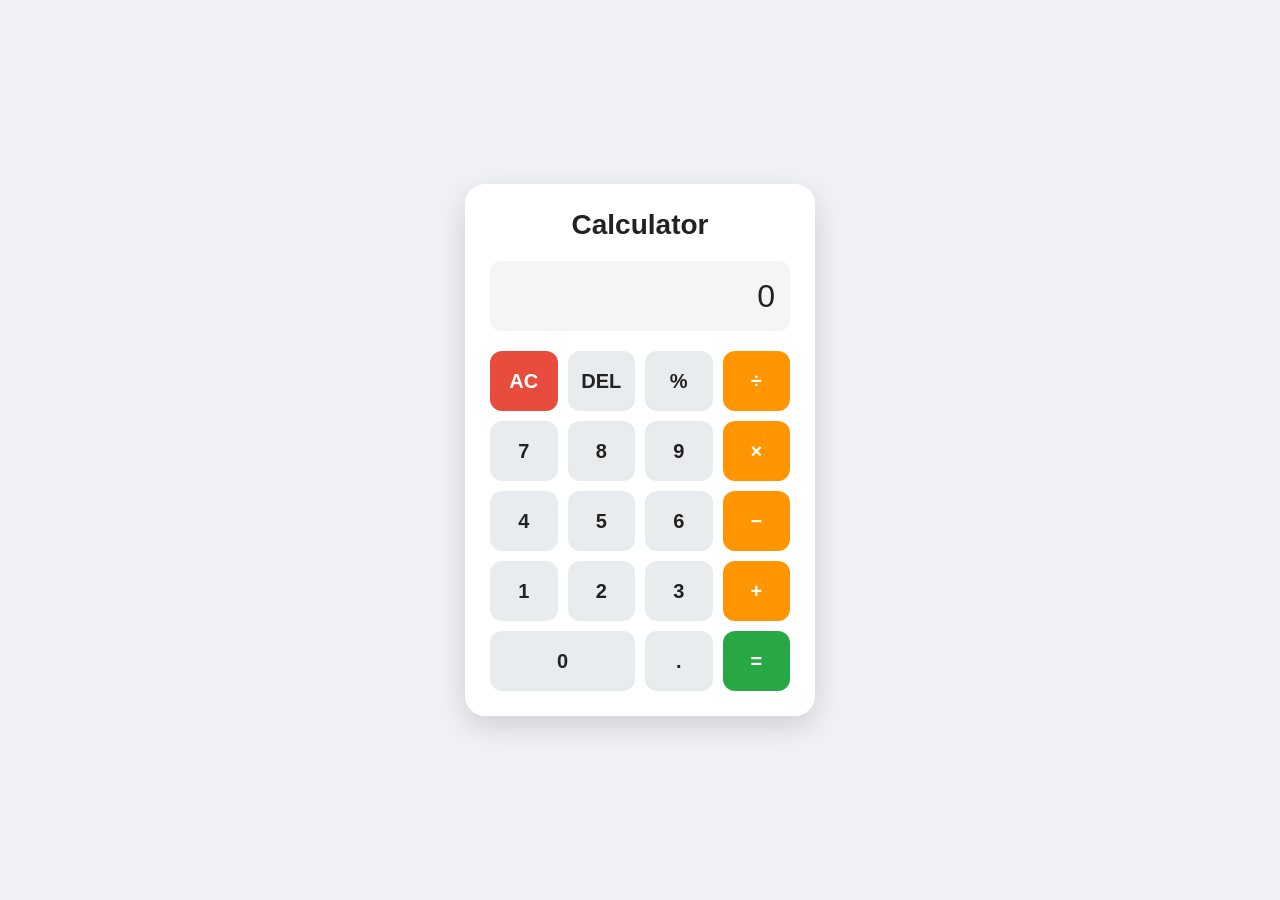
<file: index.html>
<!DOCTYPE html>
<html lang="en">
<head>
    <meta charset="UTF-8">
    <meta name="viewport" content="width=device-width, initial-scale=1.0">
    <title>Simple Calculator</title>
     <link rel="stylesheet" href="style.css">
</head>
<body>
     <!-- <p>JavaScript Page</p>
    <script src="loop.js">
        //console.log("Hello Champ!");
    </script>
<style>
    .highlight{
        color: red;
        background-color: blue;
    }
</style>

    <h1 id="dishname">Linguine Pasta</h1>
    <p id="price" style="color: blue; font-size: 1rem;">$100</p>
    <p id="rating" style="background-color: rgb(186, 226, 226);">5 stars</p>
    <button onclick="addHighlight()">Add Highlight</button>
    <button onclick="removeHighlight()">Remove  Highlight</button>
    <button onclick="toggleHighlight()">Toggle  Highlight</button>

    <script src="dom.js"></script> -->


    <div class="calculator">
        <h1>Calculator</h1>

        <div class="display">
            <input type="text" id="display" value="0" readonly>
        </div>

        <div class="buttons">
            <button class="clear" onclick="clearDisplay()">AC</button>
            <button onclick="deleteLast()">DEL</button>
            <button onclick="appendValue('%')">%</button>
            <button class="operator" onclick="appendValue('/')">÷</button>

            <button onclick="appendValue('7')">7</button>
            <button onclick="appendValue('8')">8</button>
            <button onclick="appendValue('9')">9</button>
            <button class="operator" onclick="appendValue('*')">×</button>

            <button onclick="appendValue('4')">4</button>
            <button onclick="appendValue('5')">5</button>
            <button onclick="appendValue('6')">6</button>
            <button class="operator" onclick="appendValue('-')">−</button>

            <button onclick="appendValue('1')">1</button>
            <button onclick="appendValue('2')">2</button>
            <button onclick="appendValue('3')">3</button>
            <button class="operator" onclick="appendValue('+')">+</button>

            <button class="zero" onclick="appendValue('0')">0</button>
            <button onclick="appendValue('.')">.</button>
            <button class="equals" onclick="calculate()">=</button>
        </div>

    </div>

    <script src="cal.js"></script>

</body>
</html>
</body>
</html>
</file>
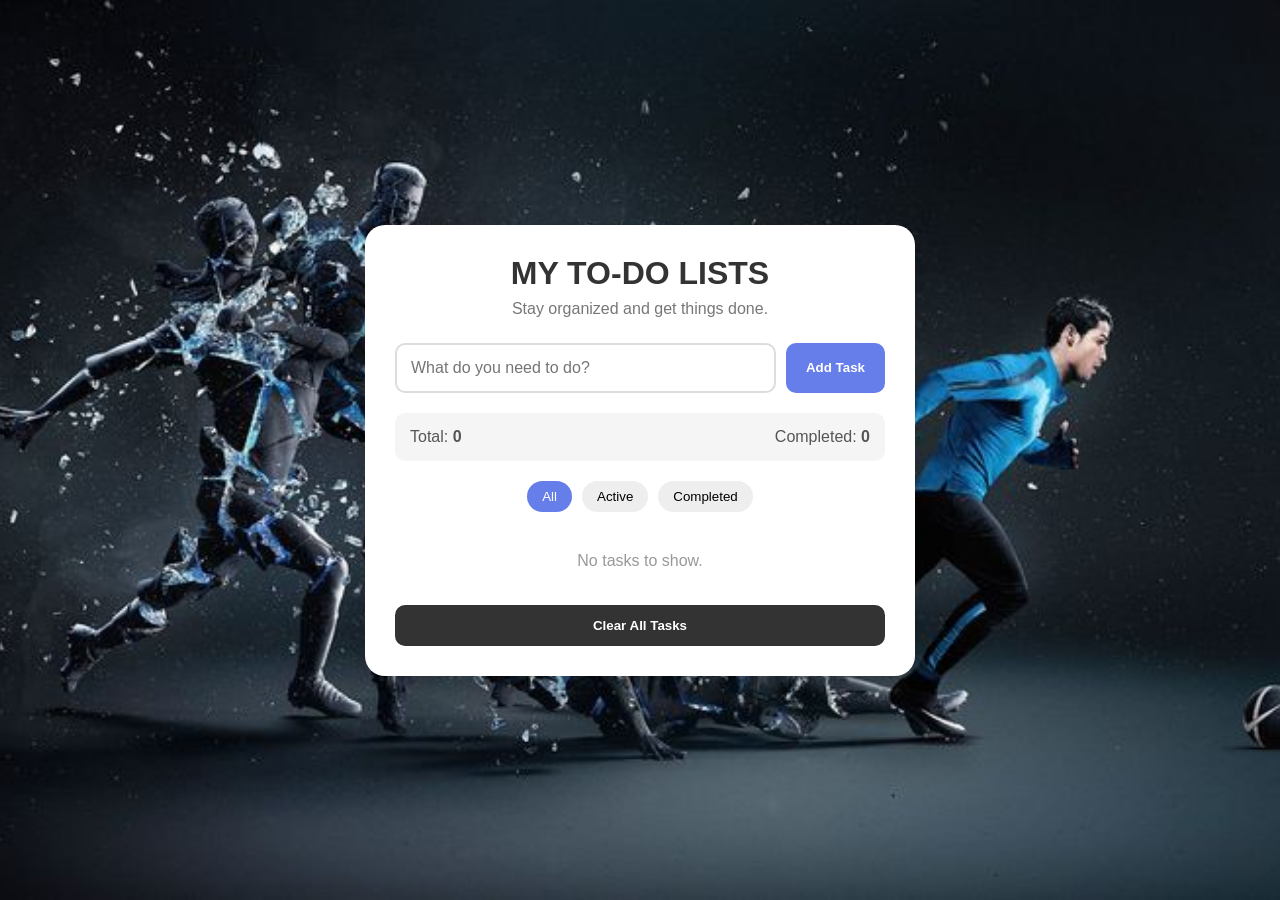
<file: To-do Lists/index.html>
<!DOCTYPE html>
<html lang="en">
<head>
    <meta charset="UTF-8">
    <meta name="viewport" content="width=device-width, initial-scale=1.0">
    <title>My Todo List</title>

    <link rel="stylesheet" href="style.css">
</head>

<body>

    <div class="todo-container">

        <h1>MY TO-DO LISTS</h1>
        <p class="subtitle">Stay organized and get things done.</p>

        <!-- Add Task -->
        <div class="input-section">
            <input
                type="text"
                id="taskInput"
                placeholder="What do you need to do?"
            >

            <button id="addBtn">Add Task</button>
        </div>

        <!-- Task Statistics -->
        <div class="stats">
            <span>Total: <strong id="totalTasks">0</strong></span>
            <span>Completed: <strong id="completedTasks">0</strong></span>
        </div>

        <!-- Filters -->
        <div class="filters">
            <button class="filter active" data-filter="all">All</button>
            <button class="filter" data-filter="active">Active</button>
            <button class="filter" data-filter="completed">Completed</button>
        </div>

        <!-- Todo List -->
        <ul id="todoList"></ul>

        <!-- Clear Button -->
        <button id="clearBtn" class="clear-btn">
            Clear All Tasks
        </button>
        
    </div>

    <script src="to-do.js"></script>

</body>
</html>
</file>
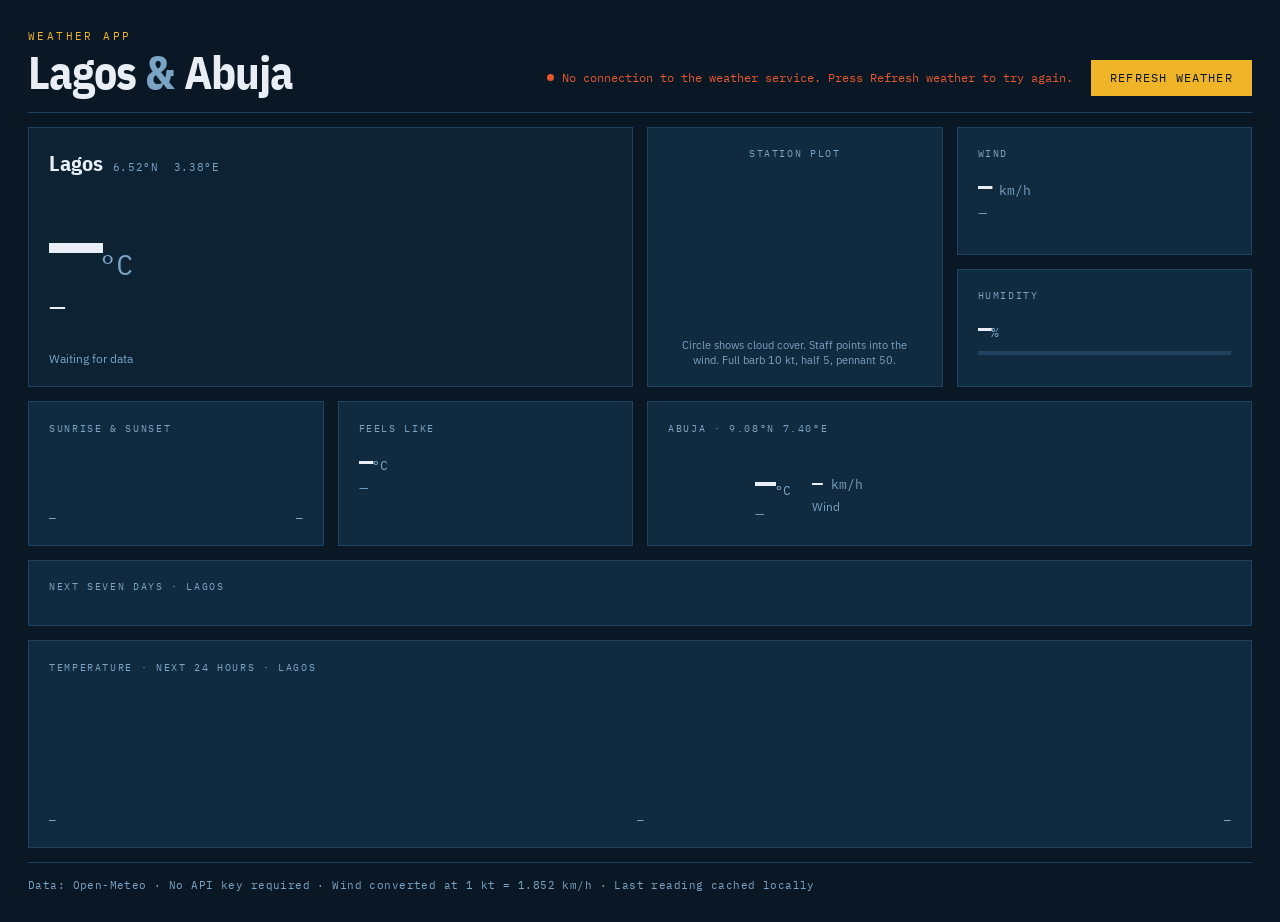
<file: Weather App/index.html>
<!DOCTYPE html>
<html lang="en">
<head>
<meta charset="UTF-8">
<meta name="viewport" content="width=device-width, initial-scale=1.0">
<title>Weather App — Lagos &amp; Abuja</title>
<link rel="preconnect" href="https://fonts.googleapis.com">
<link rel="preconnect" href="https://fonts.gstatic.com" crossorigin>
<link href="https://fonts.googleapis.com/css2?family=IBM+Plex+Mono:wght@400;500;600&family=IBM+Plex+Sans+Condensed:wght@600;700&family=IBM+Plex+Sans:wght@400;500&display=swap" rel="stylesheet">

<style>
  :root{
    --ink:#0A1826;
    --card:#102A3F;
    --card-2:#0D2233;
    --line:#1E4260;
    --chart:#E8EEF4;
    --muted:#7BA3C4;
    --amber:#F0B429;
    --alert:#E4572E;
    --wash:transparent;
    --gap:14px;
  }

  *{box-sizing:border-box;margin:0;padding:0;}

  body{
    background:var(--ink);
    color:var(--chart);
    font-family:"IBM Plex Sans",system-ui,sans-serif;
    line-height:1.5;
    min-height:100vh;
    padding:clamp(1rem,2.5vw,1.75rem);
    position:relative;
    overflow-x:hidden;
  }
  body::before{
    content:"";position:fixed;inset:0;
    background:var(--wash);
    pointer-events:none;
    transition:background 900ms ease;
    z-index:0;
  }
  .shell{position:relative;z-index:1;max-width:1240px;margin:0 auto;}

  /* ---------------- Top bar ---------------- */
  .bar{
    display:flex;flex-wrap:wrap;gap:1rem;
    align-items:flex-end;justify-content:space-between;
    padding-bottom:1rem;margin-bottom:var(--gap);
    border-bottom:1px solid var(--line);
  }
  .eyebrow{
    font-family:"IBM Plex Mono",monospace;
    font-size:.68rem;letter-spacing:.22em;
    text-transform:uppercase;color:var(--amber);
  }
  h1{
    font-family:"IBM Plex Sans Condensed",sans-serif;
    font-weight:700;font-size:clamp(1.9rem,4.5vw,2.9rem);
    line-height:1;letter-spacing:-.02em;margin-top:.3rem;
  }
  h1 em{font-style:normal;color:var(--muted);}
  .bar-right{display:flex;align-items:center;gap:1.1rem;flex-wrap:wrap;}
  #status{
    font-family:"IBM Plex Mono",monospace;font-size:.75rem;
    color:var(--muted);display:flex;align-items:center;gap:.5rem;
  }
  #status::before{content:"";width:7px;height:7px;border-radius:50%;background:var(--muted);flex:none;}
  #status.is-live::before{background:var(--amber);}
  #status.is-loading::before{background:var(--amber);animation:pulse 1s ease-in-out infinite;}
  #status.is-error{color:var(--alert);}
  #status.is-error::before{background:var(--alert);}
  @keyframes pulse{50%{opacity:.2;}}

  #refresh{
    font-family:"IBM Plex Mono",monospace;font-size:.74rem;
    letter-spacing:.1em;text-transform:uppercase;
    color:var(--ink);background:var(--amber);border:0;
    padding:.65rem 1.2rem;cursor:pointer;
    transition:opacity 160ms ease,transform 160ms ease;
  }
  #refresh:hover:not(:disabled){transform:translateY(-1px);}
  #refresh:disabled{opacity:.35;cursor:not-allowed;}
  #refresh:focus-visible{outline:2px solid var(--chart);outline-offset:3px;}

  
  .grid{
    display:grid;gap:var(--gap);
    grid-template-columns:repeat(4,1fr);
    grid-template-areas:
      "now now plot wind"
      "now now plot humid"
      "sun feels abuja abuja"
      "week week week week"
      "curve curve curve curve";
  }
  .card{
    background:var(--card);
    border:1px solid var(--line);
    padding:1.15rem 1.25rem;
    display:flex;flex-direction:column;
    min-width:0;
  }
  .card.is-stale{opacity:.5;}
  .label{
    font-family:"IBM Plex Mono",monospace;
    font-size:.64rem;letter-spacing:.16em;
    text-transform:uppercase;color:var(--muted);
    margin-bottom:.75rem;flex:none;
  }
  .val{font-family:"IBM Plex Mono",monospace;font-size:1.5rem;font-weight:600;line-height:1;letter-spacing:-.01em;}
  .val small{font-size:.8rem;color:var(--muted);font-weight:400;letter-spacing:0;}
  .sub{font-size:.75rem;color:var(--muted);margin-top:.4rem;}


  .now{grid-area:now;background:var(--card-2);justify-content:space-between;gap:1rem;}
  .now-temp{
    font-family:"IBM Plex Mono",monospace;
    font-size:clamp(3.6rem,9vw,5.6rem);
    font-weight:600;line-height:.9;letter-spacing:-.04em;
  }
  .now-temp span{font-size:.32em;color:var(--muted);font-weight:400;letter-spacing:0;}
  .now-cond{
    font-family:"IBM Plex Sans Condensed",sans-serif;
    font-weight:600;font-size:1.5rem;margin-top:.5rem;
  }
  .now-place{display:flex;align-items:baseline;gap:.6rem;flex-wrap:wrap;}
  .now-place h2{font-family:"IBM Plex Sans Condensed",sans-serif;font-weight:700;font-size:1.4rem;}
  .now-place p{font-family:"IBM Plex Mono",monospace;font-size:.68rem;color:var(--muted);letter-spacing:.06em;}


  .plot-card{grid-area:plot;align-items:center;text-align:center;}
  .plot{width:100%;max-width:150px;aspect-ratio:1;margin:auto 0;}
  .plot svg{width:100%;height:100%;display:block;overflow:visible;}
  .plot-note{font-size:.68rem;color:var(--muted);margin-top:.9rem;line-height:1.4;}

  .wind{grid-area:wind;}
  .humid{grid-area:humid;}
  .sun{grid-area:sun;}
  .feels{grid-area:feels;}
  .abuja{grid-area:abuja;}
  .week{grid-area:week;}
  .curve{grid-area:curve;}

  
  .meter{height:4px;background:var(--line);margin-top:.7rem;overflow:hidden;}
  .meter i{display:block;height:100%;background:var(--amber);width:0;transition:width 700ms ease;}

  
  .sun-arc{width:100%;height:56px;margin-top:auto;}
  .sun-arc svg{width:100%;height:100%;overflow:visible;}
  .sun-times{display:flex;justify-content:space-between;font-family:"IBM Plex Mono",monospace;font-size:.7rem;color:var(--muted);margin-top:.35rem;}

  
  .abuja-row{display:flex;align-items:center;gap:1.3rem;flex-wrap:wrap;margin-top:auto;}
  .abuja-row .val{font-size:2.2rem;}
  .abuja-mini{width:66px;height:66px;flex:none;}
  .abuja-mini svg{width:100%;height:100%;overflow:visible;}


  .week-strip{display:grid;grid-template-columns:repeat(7,1fr);gap:2px;}
  .day{
    padding:.8rem .4rem;text-align:center;
    border-left:1px solid var(--line);
    display:flex;flex-direction:column;gap:.35rem;align-items:center;
  }
  .day:first-child{border-left:0;}
  .day.is-today{background:rgba(240,180,41,.09);}
  .day-name{font-family:"IBM Plex Mono",monospace;font-size:.66rem;letter-spacing:.1em;text-transform:uppercase;color:var(--muted);}
  .day-icon{font-size:1.15rem;line-height:1;}
  .day-max{font-family:"IBM Plex Mono",monospace;font-size:1rem;font-weight:600;}
  .day-min{font-family:"IBM Plex Mono",monospace;font-size:.74rem;color:var(--muted);}


  .curve-wrap{width:100%;height:120px;}
  .curve-wrap svg{width:100%;height:100%;overflow:visible;}
  .curve-axis{display:flex;justify-content:space-between;font-family:"IBM Plex Mono",monospace;font-size:.66rem;color:var(--muted);margin-top:.4rem;}

  footer{
    margin-top:var(--gap);padding-top:.9rem;
    border-top:1px solid var(--line);
    font-family:"IBM Plex Mono",monospace;
    font-size:.66rem;color:var(--muted);letter-spacing:.04em;
  }

  
  @media (max-width:768px){
    .grid{
      grid-template-columns:repeat(2,1fr);
      grid-template-areas:
        "now now"
        "plot wind"
        "plot humid"
        "sun feels"
        "abuja abuja"
        "week week"
        "curve curve";
    }
  }
  @media (max-width:768px){
    .grid{
      grid-template-columns:1fr;
      grid-template-areas:"now" "plot" "wind" "humid" "feels" "sun" "abuja" "week" "curve";
    }
    .week-strip{grid-template-columns:repeat(4,1fr);gap:1px;}
    .day:nth-child(5){border-left:0;}
    .bar{flex-direction:column;align-items:stretch;}
    .bar-right{justify-content:space-between;}
    #refresh{flex:1;}
  }

  @media (prefers-reduced-motion:reduce){
    *,*::before{animation:none!important;transition:none!important;}
  }
</style>

</head>

<body>
<div class="shell">

  <div class="bar">
    <div>
      <p class="eyebrow">Weather App</p>
      <h1>Lagos <em>&amp;</em> Abuja</h1>
    </div>
    <div class="bar-right">
      <p id="status" role="status" aria-live="polite">Starting up</p>
      <button id="refresh" type="button">Refresh weather</button>
    </div>
  </div>

  <main class="grid">

    <section class="card now" data-card>
      <div class="now-place">
        <h2>Lagos</h2>
        <p>6.52&deg;N&nbsp; 3.38&deg;E</p>
      </div>
      <div>
        <p class="now-temp" data-f="temp">&mdash;<span>&deg;C</span></p>
        <p class="now-cond" data-f="cond">&mdash;</p>
      </div>
      <p class="sub" data-f="obs">Waiting for data</p>
    </section>

    <section class="card plot-card" data-card>
      <p class="label">Station plot</p>
      <div class="plot" data-f="plot" aria-hidden="true"></div>
      <p class="plot-note">
        Circle shows cloud cover. Staff points into the wind. Full barb 10&nbsp;kt, half 5, pennant 50.
      </p>
    </section>

    <section class="card wind" data-card>
      <p class="label">Wind</p>
      <p class="val" data-f="wind">&mdash;<small> km/h</small></p>
      <p class="sub" data-f="winddir">&mdash;</p>
    </section>

    <section class="card humid" data-card>
      <p class="label">Humidity</p>
      <p class="val" data-f="humidity">&mdash;<small>%</small></p>
      <div class="meter"><i data-f="humidity-bar"></i></div>
    </section>

    <section class="card sun" data-card>
      <p class="label">Sunrise &amp; sunset</p>
      <div class="sun-arc" data-f="sunarc" aria-hidden="true"></div>
      <div class="sun-times">
        <span data-f="sunrise">&mdash;</span>
        <span data-f="sunset">&mdash;</span>
      </div>
    </section>
    

    <section class="card feels" data-card>
      <p class="label">Feels like</p>
      <p class="val" data-f="feels">&mdash;<small>&deg;C</small></p>
      <p class="sub" data-f="feels-note">&mdash;</p>
    </section>

    <section class="card abuja" data-card>
      <p class="label">Abuja &middot; 9.08&deg;N 7.40&deg;E</p>
      <div class="abuja-row">
        <div class="abuja-mini" data-f="abuja-plot" aria-hidden="true"></div>
        <div>
          <p class="val" data-f="abuja-temp">&mdash;<small>&deg;C</small></p>
          <p class="sub" data-f="abuja-cond">&mdash;</p>
        </div>
        <div>
          <p class="val" style="font-size:1.15rem" data-f="abuja-wind">&mdash;<small> km/h</small></p>
          <p class="sub">Wind</p>
        </div>
      </div>
    </section>

    <section class="card week" data-card>
      <p class="label">Next seven days &middot; Lagos</p>
      <div class="week-strip" data-f="week"></div>
    </section>

    <section class="card curve" data-card>
      <p class="label">Temperature &middot; next 24 hours &middot; Lagos</p>
      <div class="curve-wrap" data-f="curve" aria-hidden="true"></div>
      <div class="curve-axis">
        <span data-f="curve-start">&mdash;</span>
        <span data-f="curve-mid">&mdash;</span>
        <span data-f="curve-end">&mdash;</span>
      </div>
    </section>

  </main>

  <footer>
    Data: Open-Meteo &middot; No API key required &middot; Wind converted at 1 kt = 1.852 km/h &middot; Last reading cached locally
  </footer>

</div>
<script src="script.js"></script>
</body>
</html>
</file>
<file: style.css>
* {
    margin: 0;
    padding: 0;
    box-sizing: border-box;
}

body {
    min-height: 100vh;
    display: flex;
    justify-content: center;
    align-items: center;
    font-family: Arial, sans-serif;
    background: #f0f2f5;
}

.calculator {
    width: 350px;
    padding: 25px;
    background: white;
    border-radius: 20px;
    box-shadow: 0 10px 30px rgba(0, 0, 0, 0.15);
}

h1 {
    text-align: center;
    margin-bottom: 20px;
    font-size: 28px;
    color: #222;
}

.display {
    margin-bottom: 20px;
}

#display {
    width: 100%;
    height: 70px;
    padding: 10px 15px;
    border: none;
    border-radius: 10px;
    background: #f5f5f5;
    font-size: 32px;
    text-align: right;
    color: #222;
    outline: none;
}

.buttons {
    display: grid;
    grid-template-columns: repeat(4, 1fr);
    gap: 10px;
}

button {
    height: 60px;
    border: none;
    border-radius: 12px;
    font-size: 20px;
    font-weight: bold;
    cursor: pointer;
    background: #e9ecef;
    color: #222;
    transition: 0.2s;
}

button:hover {
    transform: translateY(-2px);
    opacity: 0.85;
}

button:active {
    transform: scale(0.95);
}

.operator {
    background: #ff9500;
    color: white;
}

.clear {
    background: #e74c3c;
    color: white;
}

.equals {
    background: #28a745;
    color: white;
}

.zero {
    grid-column: span 2;
}

@media (max-width: 768px) {
    .calculator {
        width: 90%;
        padding: 20px;
    }
}
</file>
<file: To-do Lists/style.css>
/* Remove default spacing */
* {
    margin: 0;
    padding: 0;
    box-sizing: border-box;
}

/* Page */
body {
    min-height: 100vh;
    display: flex;
    justify-content: center;
    align-items: center;

    font-family: 'Trebuchet MS', 'Lucida Sans Unicode', 'Lucida Grande', 'Lucida Sans', Arial, sans-serif;

    background-image: url("wall.jpeg");
    background-size: cover;
    background-position: center;
    background-repeat: no-repeat;

    padding: 20px;
}

/* Todo container */
.todo-container {
    width: 100%;
    max-width: 550px;

    background: white;

    padding: 30px;

    border-radius: 20px;

    box-shadow: 0 15px 40px rgba(0, 0, 0, 0.2);
}

/* Heading */
h1 {
    text-align: center;
    color: #333;
    margin-bottom: 8px;
}

/* Subtitle */
.subtitle {
    text-align: center;
    color: #777;
    margin-bottom: 25px;
}

/* Input section */
.input-section {
    display: flex;
    gap: 10px;
}

/* Input */
#taskInput {
    flex: 1;

    padding: 14px;

    border: 2px solid #ddd;
    border-radius: 10px;

    font-size: 16px;

    outline: none;
}

#taskInput:focus {
    border-color: #667eea;
}

/* Add button */
#addBtn {
    padding: 14px 20px;

    border: none;
    border-radius: 10px;

    background: #667eea;
    color: white;

    font-weight: bold;

    cursor: pointer;

    transition: 0.2s;
}

#addBtn:hover {
    background: #5568d9;
}

/* Statistics */
.stats {
    display: flex;
    justify-content: space-between;

    margin: 20px 0;

    padding: 15px;

    background: #f5f5f5;

    border-radius: 10px;

    color: #555;
}

/* Filters */
.filters {
    display: flex;
    justify-content: center;
    gap: 10px;

    margin-bottom: 20px;
}

.filter {
    padding: 8px 15px;

    border: none;
    border-radius: 20px;

    background: #eee;

    cursor: pointer;
}

.filter.active {
    background: #667eea;
    color: white;
}

/* Todo list */
#todoList {
    list-style: none;
}

/* Individual task */
.todo-item {
    display: flex;
    align-items: center;
    justify-content: space-between;

    padding: 15px;

    margin-bottom: 10px;

    background: #f8f9fa;

    border-radius: 10px;

    border-left: 4px solid #667eea;
}

/* Task text */
.task-text {
    flex: 1;

    margin-left: 10px;

    color: #333;

    font-size: 16px;
}

/* Completed task */
.todo-item.completed .task-text {
    text-decoration: line-through;
    color: #999;
}

/* Checkbox */
.task-checkbox {
    width: 18px;
    height: 18px;

    cursor: pointer;
}

/* Delete button */
.delete-btn {
    border: none;

    background: #ff4d4d;
    color: white;

    padding: 7px 10px;

    border-radius: 7px;

    cursor: pointer;
}

.delete-btn:hover {
    background: #e63939;
}

/* Clear all */
.clear-btn {
    width: 100%;

    margin-top: 15px;

    padding: 13px;

    border: none;

    border-radius: 10px;

    background: #333;
    color: white;

    cursor: pointer;

    font-weight: bold;
}

.clear-btn:hover {
    background: #222;
}

/* Empty message */
.empty-message {
    text-align: center;

    color: #999;

    padding: 20px;
}


@media (max-width: 768px) {

    .todo-container {
        padding: 20px;
    }
s
    .input-section {
        flex-direction: column;
    }

    #addBtn {
        width: 100%;
    }

}
</file>
